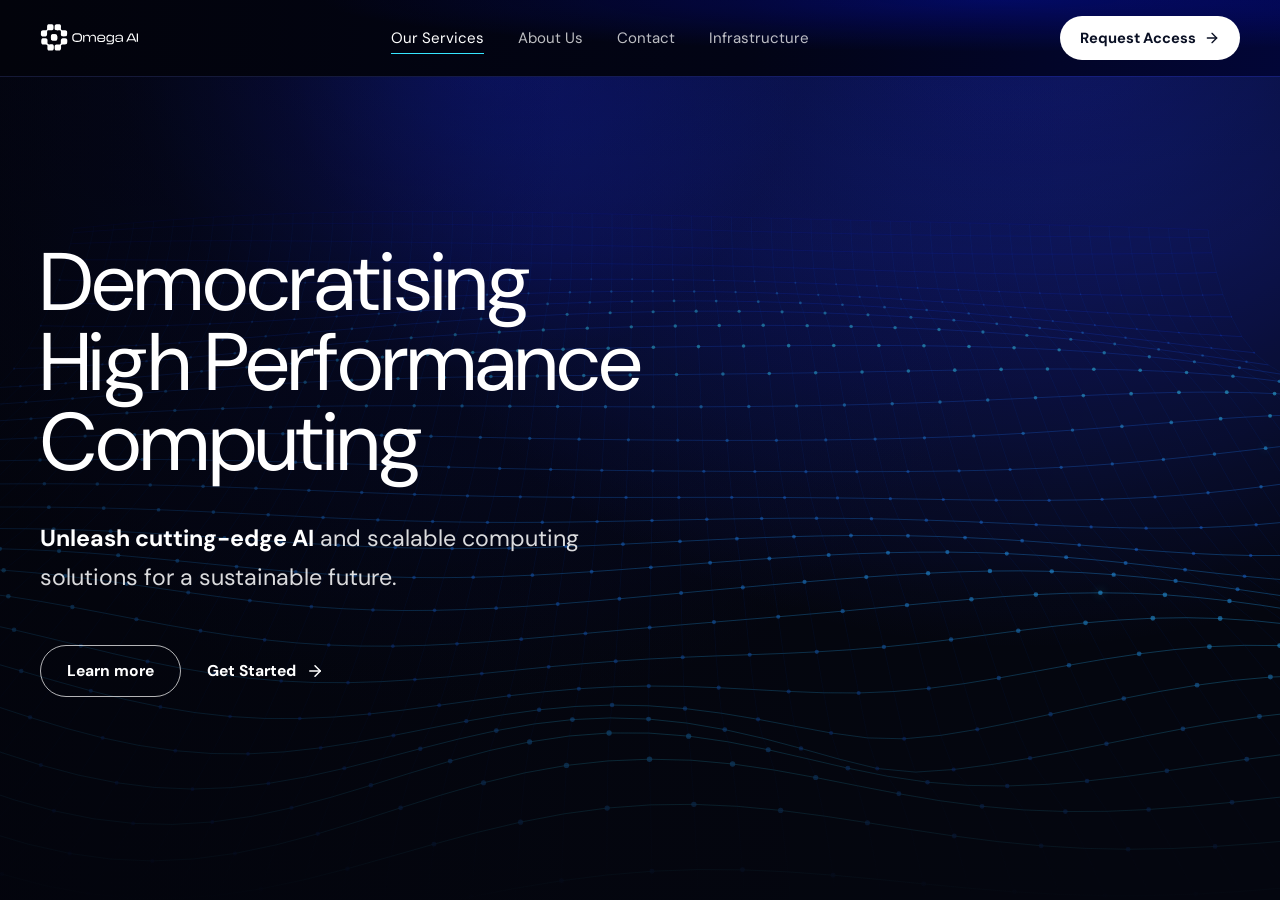
<file: index.html>
<!doctype html>
<meta charset="utf-8">
<title>Omega AI — Landing Page Demo</title>
<meta http-equiv="refresh" content="0; url=./landing-page/">
<link rel="canonical" href="./landing-page/">
<p>Loading the Omega AI demo… <a href="./landing-page/">Open it here</a>.</p>
</file>
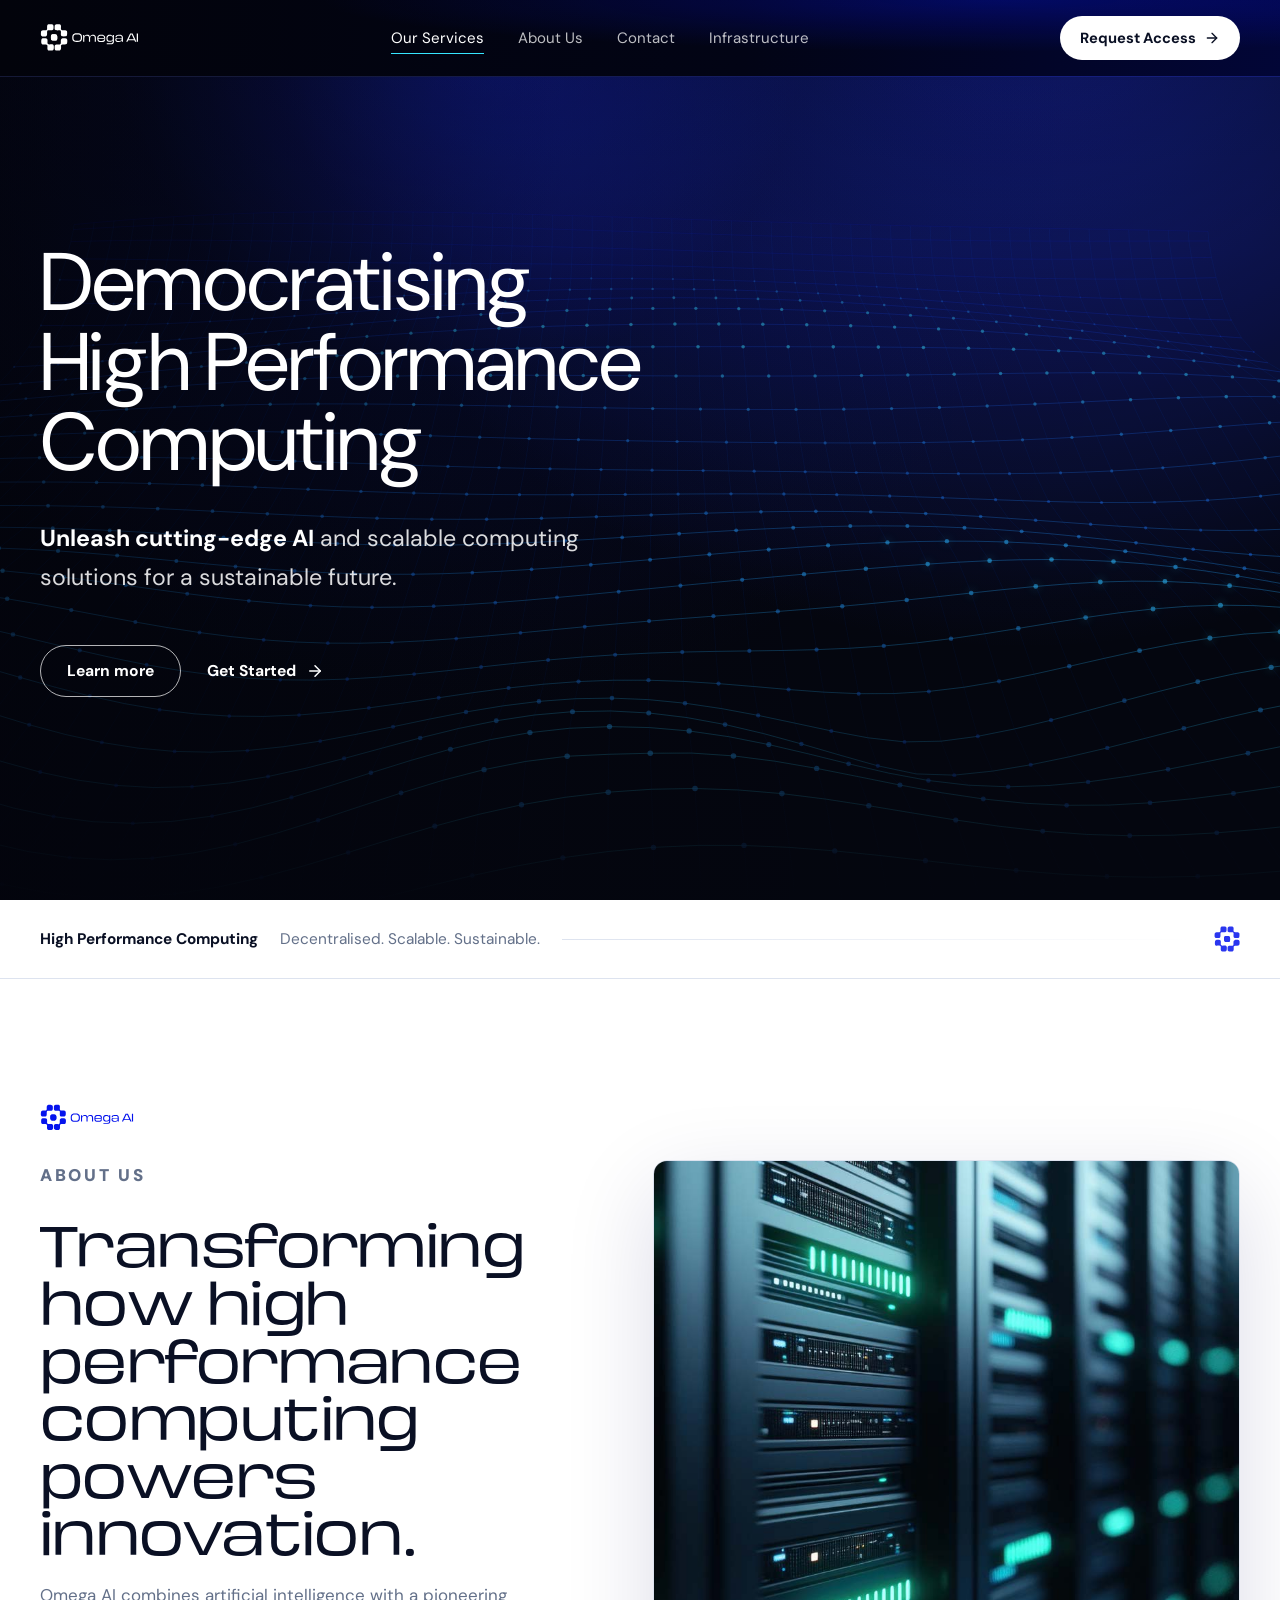
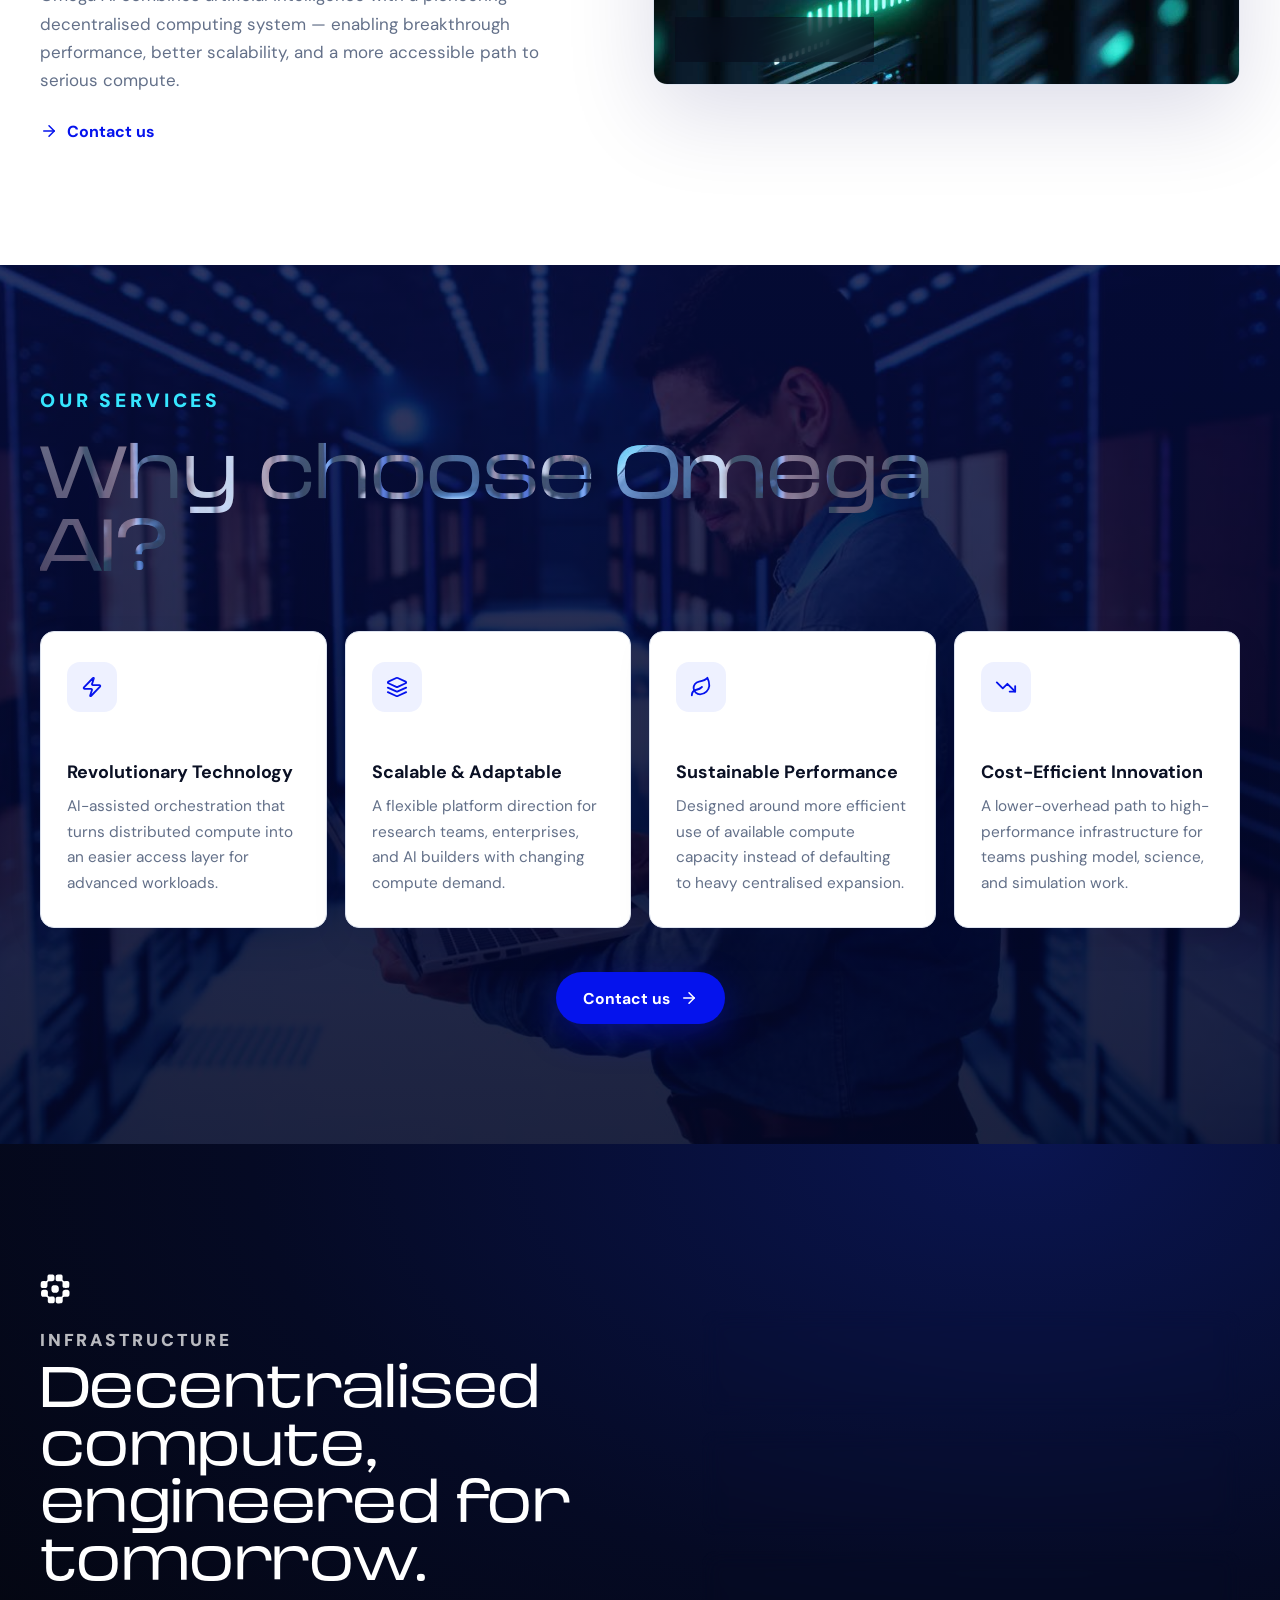
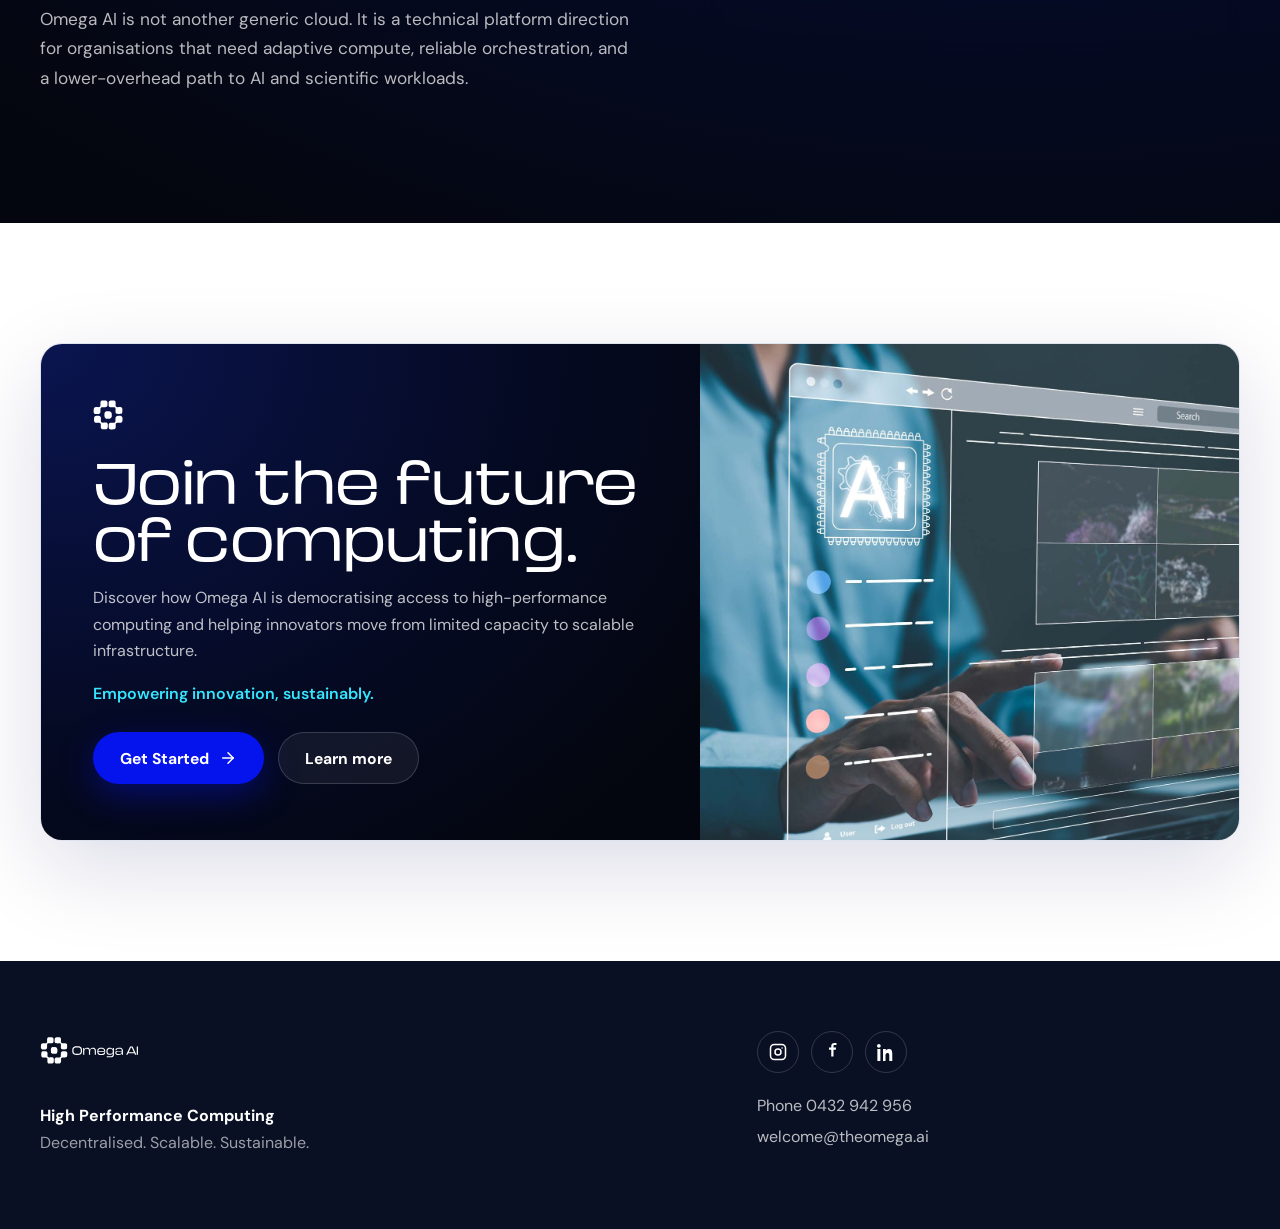
<file: landing-page/index.html>
<!doctype html>
<html lang="en">
<head>
<meta charset="utf-8">
<meta name="viewport" content="width=device-width, initial-scale=1">
<title>Omega AI — Democratising High Performance Computing</title>
<meta name="description" content="Omega AI HPC — democratising high performance computing. Sovereign, decentralised, high-integrity compute for AI training, inference, scientific and quantum-ready workloads.">
<link rel="stylesheet" href="styles.css">
<link rel="preload" href="../fonts/DMSans-Variable.woff2" as="font" type="font/woff2" crossorigin>
<template id="__bundler_thumbnail">
  <svg viewBox="0 0 100 100" xmlns="http://www.w3.org/2000/svg">
    <rect width="100" height="100" fill="#050a24"/>
    <path d="M14 64 Q32 50 50 60 T86 56" stroke="#36e6ff" stroke-width="2.4" fill="none"/>
    <path d="M14 74 Q32 60 50 70 T86 66" stroke="#0513ed" stroke-width="2.4" fill="none"/>
    <circle cx="50" cy="34" r="6" fill="#36e6ff"/>
  </svg>
</template>
</head>
<body>
<div id="root"></div>
<!-- Production builds, self-hosted, deferred (non-render-blocking). Order preserved by `defer`. -->
<script defer src="vendor/react.production.min.js"></script>
<script defer src="vendor/react-dom.production.min.js"></script>
<script defer src="vendor/lucide.min.js"></script>
<!-- App: all JSX precompiled + minified ahead of time (no in-browser Babel). -->
<script defer src="app.bundle.min.js"></script>
</body>
</html>
</file>
<file: landing-page/styles.css>
/* ============================================================
   Omega AI — Landing page (evolved from UX Proposal 1)
   Dark glassy hero over a live wave; clean white body.
   ============================================================ */
@font-face { font-family: "DM Sans"; src: url("../fonts/DMSans-Variable.woff2") format("woff2"); font-display: swap; font-weight: 100 1000; }
@font-face { font-family: "Universo"; src: url("../fonts/Universo-Light.otf") format("opentype"); font-display: swap; font-weight: 300; }
@font-face { font-family: "Universo"; src: url("../fonts/Universo-Regular.otf") format("opentype"); font-display: swap; font-weight: 400; }
@font-face { font-family: "Universo"; src: url("../fonts/Universo-Bold.otf") format("opentype"); font-display: swap; font-weight: 700; }

:root {
  --omega-blue: #0513ed;
  --cyan: #36e6ff;
  --dark-navy: #02085f;
  --ink: #0a1024;
  --abyss: #04060f;
  --muted: #637089;
  --muted-light: rgba(255,255,255,0.62);
  --soft: #f5f7fb;
  --soft-blue: #eef1ff;
  --line: #dde3ef;
  --glass-line: rgba(255,255,255,0.16);
  --white: #ffffff;
  --radius: 14px;
  --radius-pill: 999px;
  --shadow: 0 28px 90px rgba(2,8,95,0.14);
  --shadow-glass: 0 30px 80px rgba(2,6,30,0.55);
  --container: 1200px;
  --gutter: 28px;
  color: var(--ink);
  font-family: "DM Sans", Arial, sans-serif;
  font-synthesis: none;
}
* { box-sizing: border-box; }
html { scroll-behavior: smooth; }
body { margin: 0; background: var(--white); overflow-x: hidden; }
body.modal-active { overflow: hidden; }
a { color: inherit; text-decoration: none; }
img { display: block; max-width: 100%; }
button { font: inherit; cursor: pointer; }

.site-container { width: min(100% - calc(var(--gutter) * 2), var(--container)); margin-inline: auto; }
.eyebrow { margin: 0 0 18px; color: var(--omega-blue); font-size: 0.76rem; font-weight: 900; letter-spacing: 0.16em; text-transform: uppercase; }
.eyebrow--light { color: var(--cyan); }

h1 { font-family: "DM Sans", Arial, sans-serif; font-weight: 400; line-height: 1.12; letter-spacing: -0.01em; margin: 0; }
h2 { font-family: "Universo", "DM Sans", sans-serif; font-weight: 400; line-height: 1.0; letter-spacing: -0.01em; margin: 0; }
h2 { font-size: clamp(2.2rem, 4.6vw, 3.6rem); color: var(--ink); }
h3 { font-family: "DM Sans"; font-weight: 700; font-size: 1.12rem; margin: 0 0 10px; }
p { line-height: 1.68; }

/* ---------- Buttons ---------- */
.button { display: inline-flex; align-items: center; justify-content: center; gap: 10px; min-height: 52px; padding: 0 26px; border: 1px solid transparent; border-radius: var(--radius-pill); font-weight: 700; font-size: 0.98rem; white-space: nowrap; transition: transform .25s cubic-bezier(.2,.7,.3,1), background .25s, border-color .25s, color .25s, box-shadow .25s; }
.button:active { transform: translateY(1px) scale(0.99); }
.button--primary { background: var(--omega-blue); color: #fff; box-shadow: 0 12px 34px rgba(5,19,237,0.36); }
.button--primary:hover { background: #1226ff; box-shadow: 0 16px 44px rgba(5,19,237,0.5); transform: translateY(-2px); }
.button--ghost { background: rgba(255,255,255,0.04); border-color: var(--glass-line); color: #fff; backdrop-filter: blur(8px); }
.button--ghost:hover { background: rgba(255,255,255,0.1); transform: translateY(-2px); }
.button--dark { background: var(--ink); color: #fff; }
.button--dark:hover { background: #161d36; transform: translateY(-2px); }
.button--outline { background: transparent; border-color: var(--line); color: var(--ink); }
.button--outline:hover { border-color: var(--omega-blue); color: var(--omega-blue); }
.button--outline-light { background: transparent; border-color: rgba(255,255,255,0.7); color: #fff; }
.button--outline-light:hover { background: rgba(255,255,255,0.12); border-color: #fff; transform: translateY(-2px); }
.button--text-light { background: transparent; border: 0; color: #fff; padding: 0 10px; }
.button--text-light:hover { color: var(--cyan); }
.button--text-light svg { transition: transform .3s; }
.button--text-light:hover svg { transform: translateX(4px); }

.text-action { display: inline-flex; align-items: center; gap: 9px; background: none; border: 0; padding: 0; color: var(--omega-blue); font-weight: 700; }
.text-action svg { transition: transform .3s; }
.text-action:hover svg { transform: translateX(4px); }

/* ---------- Nav ---------- */
.nav-shell { position: fixed; top: 0; left: 0; right: 0; z-index: 60; display: grid; grid-template-columns: auto 1fr auto; align-items: center; gap: 24px; padding: 16px max(var(--gutter), calc((100vw - var(--container)) / 2)); transition: background .4s, backdrop-filter .4s, border-color .4s, padding .4s; border-bottom: 1px solid rgba(105,126,255,0.18); background: radial-gradient(ellipse at 78% 0%, rgba(5,19,237,0.30), rgba(5,19,237,0) 48%), linear-gradient(90deg, #02030b 0%, #020415 58%, #02085f 150%); }
.nav-shell.is-scrolled { background: rgba(6,9,22,0.82); backdrop-filter: blur(18px) saturate(140%); border-bottom-color: var(--glass-line); }
.brand { display: inline-flex; align-items: center; gap: 11px; font-size: 1.28rem; font-weight: 700; color: #fff; }
.brand img.brand__lockup { width: auto; height: 40px; object-fit: contain; }
.brand img.brand__mark { width: 36px; height: 36px; object-fit: contain; }
.desktop-nav { display: flex; justify-content: center; gap: 34px; }
.desktop-nav a { position: relative; color: rgba(255,255,255,0.74); font-size: 0.94rem; padding: 4px 0; transition: color .2s; }
.desktop-nav a::after { content: ""; position: absolute; left: 0; right: 100%; bottom: -2px; height: 1.5px; background: var(--cyan); transition: right .3s; }
.desktop-nav a:hover, .desktop-nav a.is-active { color: #fff; }
.desktop-nav a.is-active::after, .desktop-nav a:hover::after { right: 0; }
.nav-cta { display: inline-flex; align-items: center; gap: 8px; min-height: 44px; padding: 0 20px; border-radius: var(--radius-pill); background: #fff; color: var(--ink); border: 0; font-weight: 700; font-size: 0.92rem; transition: transform .25s, box-shadow .25s; }
.nav-cta:hover { transform: translateY(-2px); box-shadow: 0 14px 30px rgba(0,0,0,0.3); }
.menu-button { display: none; width: 46px; height: 46px; align-items: center; justify-content: center; border-radius: var(--radius-pill); border: 1px solid var(--glass-line); background: rgba(255,255,255,0.06); color: #fff; }
.mobile-nav { position: absolute; top: calc(100% + 8px); right: var(--gutter); left: var(--gutter); display: grid; gap: 2px; padding: 12px; border-radius: var(--radius); border: 1px solid var(--glass-line); background: rgba(8,11,26,0.92); backdrop-filter: blur(20px); box-shadow: var(--shadow-glass); }
.mobile-nav a, .mobile-nav button { display: block; width: 100%; text-align: left; padding: 14px; border: 0; background: none; color: rgba(255,255,255,0.8); border-radius: 9px; font-size: 1rem; }
.mobile-nav a:hover, .mobile-nav button:hover { background: rgba(255,255,255,0.06); color: #fff; }

/* ---------- Hero ---------- */
.hero { position: relative; min-height: 100svh; display: flex; align-items: center; overflow: hidden; background: var(--abyss); isolation: isolate; }
.hero__canvas { position: absolute; inset: 0; width: 100%; height: 100%; z-index: 1; }
.hero__mesh { position: absolute; inset: 0; z-index: 2; pointer-events: none; mix-blend-mode: screen; opacity: 0.9; background: radial-gradient(ellipse at 36% 0%, rgba(21,39,255,0.55) 0%, rgba(8,17,120,0.20) 30%, transparent 56%), radial-gradient(ellipse at 80% -6%, rgba(28,48,255,0.6) 0%, transparent 52%); }
.hero__wash { position: absolute; inset: 0; z-index: 3; pointer-events: none; background: linear-gradient(90deg, rgba(2,3,11,0.58) 0%, rgba(2,3,11,0.12) 44%, transparent 100%), linear-gradient(180deg, rgba(2,3,11,0.30) 0%, transparent 28%, transparent 62%, var(--abyss) 100%); }
.hero__content { position: relative; z-index: 5; padding-top: 120px; padding-bottom: 80px; }
.hero__copy { position: relative; max-width: 900px; }
.hero h1 { color: #fff; font-size: clamp(2.5rem, 6.4vw, 5.35rem); line-height: 1.12; margin-bottom: 36px; }
.hero h1 span { display: block; }
.hero h1 span:nth-child(2) { white-space: nowrap; }

.hero h1 { position: relative; font-size: clamp(2.6rem, 6.4vw, 5.1rem); line-height: 0.98; }
.hero h1 .line { display: block; }
/* Knockout: letters are windows into a luminous picture/aurora */
.knockout {
  background-repeat: no-repeat;
  -webkit-background-clip: text; background-clip: text;
  color: transparent; -webkit-text-fill-color: transparent;
}
.knockout--image {
  background-image: url("../assets/images/hero-network.jpg");
  background-size: 120% auto; background-position: 50% 30%;
  animation: kenburns 26s ease-in-out infinite alternate;
}
.knockout--aurora {
  background-image: linear-gradient(105deg, #ffffff 6%, var(--cyan) 34%, #4f7cff 55%, #b9c6ff 78%, #ffffff 96%);
  background-size: 250% auto;
  animation: auroraSlide 9s linear infinite;
}
.knockout--solid { color: #fff; -webkit-text-fill-color: #fff; }
@keyframes auroraSlide { to { background-position: 250% center; } }
@keyframes kenburns { from { background-position: 44% 26%; background-size: 118% auto; } to { background-position: 60% 40%; background-size: 138% auto; } }

.hero__lede { max-width: 620px; margin: 0; color: rgba(255,255,255,0.86); font-size: clamp(1.12rem, 1.9vw, 1.45rem); }
.hero__lede strong { color: #fff; font-weight: 700; }
.hero .actions { display: flex; flex-wrap: wrap; gap: 16px; margin-top: 48px; }
.hero__scroll { position: absolute; left: 50%; bottom: 26px; z-index: 5; transform: translateX(-50%); display: grid; gap: 8px; justify-items: center; color: rgba(255,255,255,0.5); font-size: 0.72rem; letter-spacing: 0.18em; text-transform: uppercase; }
.hero__scroll .mouse { width: 22px; height: 36px; border: 1.5px solid rgba(255,255,255,0.4); border-radius: 12px; position: relative; }
.hero__scroll .mouse::after { content: ""; position: absolute; left: 50%; top: 7px; width: 3px; height: 7px; border-radius: 2px; background: var(--cyan); transform: translateX(-50%); animation: scrollDot 1.8s ease-in-out infinite; }
@keyframes scrollDot { 0%,100% { opacity: 0; transform: translate(-50%,0); } 40% { opacity: 1; transform: translate(-50%,8px); } }

/* ---------- Context strip ---------- */
.context-strip { background: var(--white); border-bottom: 1px solid var(--line); }
.context-strip__inner { display: flex; align-items: center; gap: 22px; padding: 26px 0; }
.context-strip strong { font-size: 0.96rem; color: var(--ink); white-space: nowrap; }
.context-strip span { color: var(--muted); font-size: 0.96rem; white-space: nowrap; }
.context-strip__line { flex: 1; height: 1px; background: linear-gradient(90deg, var(--line), transparent); }
.context-strip img { width: 26px; height: 26px; opacity: 0.85; }

/* ---------- Sections ---------- */
.page-section { padding: 120px 0; }
.section-mark { width: 30px; height: 30px; margin-bottom: 22px; }
.section-lockup { height: 38px; width: auto; display: block; margin-bottom: 24px; }
[data-reveal] { opacity: 0; transform: translateY(26px); transition: opacity .8s cubic-bezier(.2,.7,.3,1), transform .8s cubic-bezier(.2,.7,.3,1); }
[data-reveal].is-visible { opacity: 1; transform: none; }

.about__grid { display: grid; grid-template-columns: minmax(0,0.92fr) minmax(0,1fr); gap: 72px; align-items: center; }
.section-copy h2 { margin-bottom: 20px; }
.section-copy p { color: var(--muted); font-size: 1.06rem; margin: 0 0 26px; }
.about__visual { position: relative; border-radius: var(--radius); overflow: hidden; box-shadow: var(--shadow); border: 1px solid var(--line); }
.about__visual img { width: 100%; aspect-ratio: 1.12; object-fit: cover; }
.about__visual .float-chip { position: absolute; left: 22px; bottom: 22px; display: inline-flex; align-items: center; gap: 10px; padding: 12px 18px; border-radius: var(--radius-pill); background: rgba(8,11,26,0.55); backdrop-filter: blur(14px); border: 1px solid var(--glass-line); color: #fff; font-size: 0.9rem; font-weight: 600; }
.about__visual .float-chip .dot { width: 8px; height: 8px; border-radius: 999px; background: var(--cyan); box-shadow: 0 0 10px var(--cyan); }

/* Why choose — image background + whiteish veil + knockout heading */
.why { position: relative; overflow: hidden; background: var(--soft); }
.why__bg { position: absolute; inset: 0; z-index: 0; background: url("../assets/images/operator-datacenter.jpg") center / cover no-repeat; filter: saturate(1.4) brightness(0.92); transform: scale(1.05); animation: whyDrift 30s ease-in-out infinite alternate; }
.why__veil { position: absolute; inset: 0; z-index: 1; background: linear-gradient(180deg, rgba(5,13,64,0.80) 0%, rgba(3,8,40,0.88) 100%); }
.why__inner { position: relative; z-index: 2; }
.why__header { max-width: 940px; margin-bottom: 52px; }
.why__header .eyebrow { color: var(--omega-blue); font-size: 1.2rem; letter-spacing: 0.2em; margin-bottom: 14px; }
.why__header .eyebrow { color: var(--cyan); font-size: 1.2rem; letter-spacing: 0.2em; margin-bottom: 14px; }
.knockout-img { font-size: clamp(2.6rem, 6.2vw, 4.6rem); line-height: 1.0; background-image: linear-gradient(rgba(156,200,255,0.45), rgba(120,170,255,0.32)), url("../assets/images/operator-datacenter.jpg"); background-size: cover; background-position: center 38%; background-repeat: no-repeat; -webkit-background-clip: text; background-clip: text; color: transparent; -webkit-text-fill-color: transparent; }
@keyframes whyDrift { from { transform: scale(1.05) translateY(0); } to { transform: scale(1.13) translateY(-2%); } }
.feature-grid { display: grid; grid-template-columns: repeat(4,1fr); gap: 18px; }
.feature-card { position: relative; padding: 30px 26px; border-radius: var(--radius); background: #fff; border: 1px solid var(--line); overflow: hidden; box-shadow: 0 14px 36px rgba(2,8,40,0.08); transition: transform .35s cubic-bezier(.2,.7,.3,1), box-shadow .35s, border-color .35s; }
.feature-card::before { content: ""; position: absolute; width: 320px; height: 320px; left: var(--mx,50%); top: var(--my,50%); transform: translate(-50%,-50%); background: radial-gradient(circle, rgba(5,19,237,0.10), transparent 60%); opacity: 0; transition: opacity .4s; pointer-events: none; }
.feature-card:hover { transform: translateY(-6px); box-shadow: var(--shadow); border-color: rgba(5,19,237,0.25); }
.feature-card:hover::before { opacity: 1; }
.feature-card__icon { display: inline-flex; align-items: center; justify-content: center; width: 50px; height: 50px; border-radius: 13px; background: var(--soft-blue); color: var(--omega-blue); margin-bottom: 48px; }
.feature-card p { color: var(--muted); font-size: 0.96rem; margin: 0; }
.center-action { display: flex; justify-content: center; margin-top: 44px; }

/* Infrastructure (dark) */
.infrastructure { position: relative; padding: 130px 0; background: radial-gradient(110% 120% at 80% 0%, #0a1550, #050a24 55%, var(--abyss)); color: #fff; overflow: hidden; isolation: isolate; }
.infrastructure__canvas { position: absolute; inset: 0; width: 100%; height: 100%; z-index: 1; opacity: 0.6; }
.infrastructure__grid { position: relative; z-index: 3; display: grid; grid-template-columns: minmax(0,1fr) minmax(0,0.9fr); gap: 64px; align-items: center; }
.infrastructure h2 { color: #fff; }
.infrastructure__copy p { color: rgba(255,255,255,0.72); font-size: 1.08rem; margin: 20px 0 0; }
.metric-row { display: grid; gap: 16px; }
.metric { padding: 26px 28px; border-radius: var(--radius); border: 1px solid var(--glass-line); background: linear-gradient(160deg, rgba(255,255,255,0.08), rgba(255,255,255,0.02)); backdrop-filter: blur(10px); display: flex; align-items: baseline; gap: 18px; }
.metric strong { font-family: "Universo","DM Sans",sans-serif; font-weight: 400; font-size: 2rem; color: var(--cyan); min-width: 130px; }
.metric span { color: rgba(255,255,255,0.74); font-size: 1rem; }

/* Final CTA */
.final-cta { padding: 120px 0; }
.cta-panel { position: relative; display: grid; grid-template-columns: 1.1fr 0.9fr; gap: 0; border-radius: 22px; overflow: hidden; border: 1px solid var(--line); box-shadow: var(--shadow); }
.cta-panel__copy { padding: 56px 52px; background: radial-gradient(120% 130% at 0% 0%, #0a1550, #050a24 60%, var(--abyss)); color: #fff; }
.cta-panel__copy h2 { color: #fff; margin-bottom: 18px; }
.cta-panel__copy p { color: rgba(255,255,255,0.74); margin: 0 0 18px; }
.cta-panel__copy strong { display: block; color: var(--cyan); font-weight: 600; margin-bottom: 28px; }
.cta-panel__copy .actions { display: flex; flex-wrap: wrap; gap: 14px; }
.cta-panel__image { position: relative; }
.cta-panel__image img { position: absolute; inset: 0; width: 100%; height: 100%; object-fit: cover; }

/* Footer */
.site-footer { background: var(--ink); color: #fff; padding: 70px 0 56px; }
.site-footer__inner { display: grid; grid-template-columns: 1.4fr 1fr; gap: 40px; align-items: start; }
.footer-contact { display: grid; gap: 22px; justify-items: start; }
.site-footer .brand { margin-bottom: 16px; }
.site-footer p strong { display: block; }
.site-footer p span { color: rgba(255,255,255,0.6); }
.site-footer address { font-style: normal; display: grid; gap: 10px; }
.site-footer address button, .site-footer address a { background: none; border: 0; padding: 0; color: rgba(255,255,255,0.72); text-align: left; }
.site-footer address button:hover, .site-footer address a:hover { color: #fff; }
.social-links { display: flex; gap: 12px; }
.social-links a { display: inline-flex; align-items: center; justify-content: center; width: 42px; height: 42px; border-radius: 999px; border: 1px solid var(--glass-line); color: #fff; transition: background .2s, transform .2s; }
.social-links a:hover { background: rgba(255,255,255,0.08); transform: translateY(-2px); }

/* Modal */
.modal-backdrop { position: fixed; inset: 0; z-index: 100; display: grid; place-items: center; padding: 24px; background: rgba(4,6,15,0.6); backdrop-filter: blur(8px); animation: fade .3s ease; }
.contact-modal { width: min(100%, 520px); border-radius: 20px; border: 1px solid var(--line); background: #fff; box-shadow: var(--shadow); padding: 32px; animation: pop .4s cubic-bezier(.2,.8,.3,1); }
@keyframes fade { from { opacity: 0; } } @keyframes pop { from { opacity: 0; transform: translateY(16px) scale(.98); } }
.contact-modal__header { display: flex; align-items: flex-start; justify-content: space-between; margin-bottom: 22px; }
.contact-modal__header h2 { font-size: 1.7rem; }
.icon-button { width: 40px; height: 40px; border-radius: 999px; border: 1px solid var(--line); background: #fff; display: inline-flex; align-items: center; justify-content: center; color: var(--ink); }
.icon-button:hover { background: var(--soft); }
.lead-form { display: grid; gap: 14px; }
.lead-form label { display: grid; gap: 7px; font-size: 0.86rem; font-weight: 700; color: var(--ink); }
.lead-form input, .lead-form textarea { border: 1px solid var(--line); border-radius: 10px; padding: 13px 14px; font: inherit; color: var(--ink); outline: 0; resize: vertical; }
.lead-form input:focus, .lead-form textarea:focus { border-color: var(--omega-blue); box-shadow: 0 0 0 3px rgba(5,19,237,0.1); }
.form-status { margin: 0; font-size: 0.9rem; font-weight: 700; }
.form-status--success { color: #0d7759; } .form-status--loading { color: var(--muted); }
.form-submit { margin-top: 4px; }

@media (max-width: 1020px) {
  .desktop-nav, .nav-cta { display: none; }
  .nav-shell { grid-template-columns: 1fr auto; }
  .menu-button { display: inline-flex; }
  .about__grid, .infrastructure__grid, .cta-panel { grid-template-columns: 1fr; }
  .feature-grid { grid-template-columns: repeat(2,1fr); }
  .why__header { grid-template-columns: 1fr; } .why__header img { width: 100%; }
  .cta-panel__image { min-height: 260px; } .cta-panel__image img { position: static; }
  .site-footer__inner { grid-template-columns: 1fr 1fr; }
}
@media (max-width: 640px) {
  .hero__panel { padding: 30px 24px; }
  .feature-grid, .site-footer__inner { grid-template-columns: 1fr; }
  .page-section, .final-cta { padding: 84px 0; }
  .metric { flex-direction: column; gap: 4px; } .metric strong { min-width: 0; }
}
@media (prefers-reduced-motion: reduce) {
  *, *::before, *::after { animation-duration: .001ms !important; animation-iteration-count: 1 !important; transition: none !important; scroll-behavior: auto !important; }
  [data-reveal] { opacity: 1; transform: none; }
}
</file>
